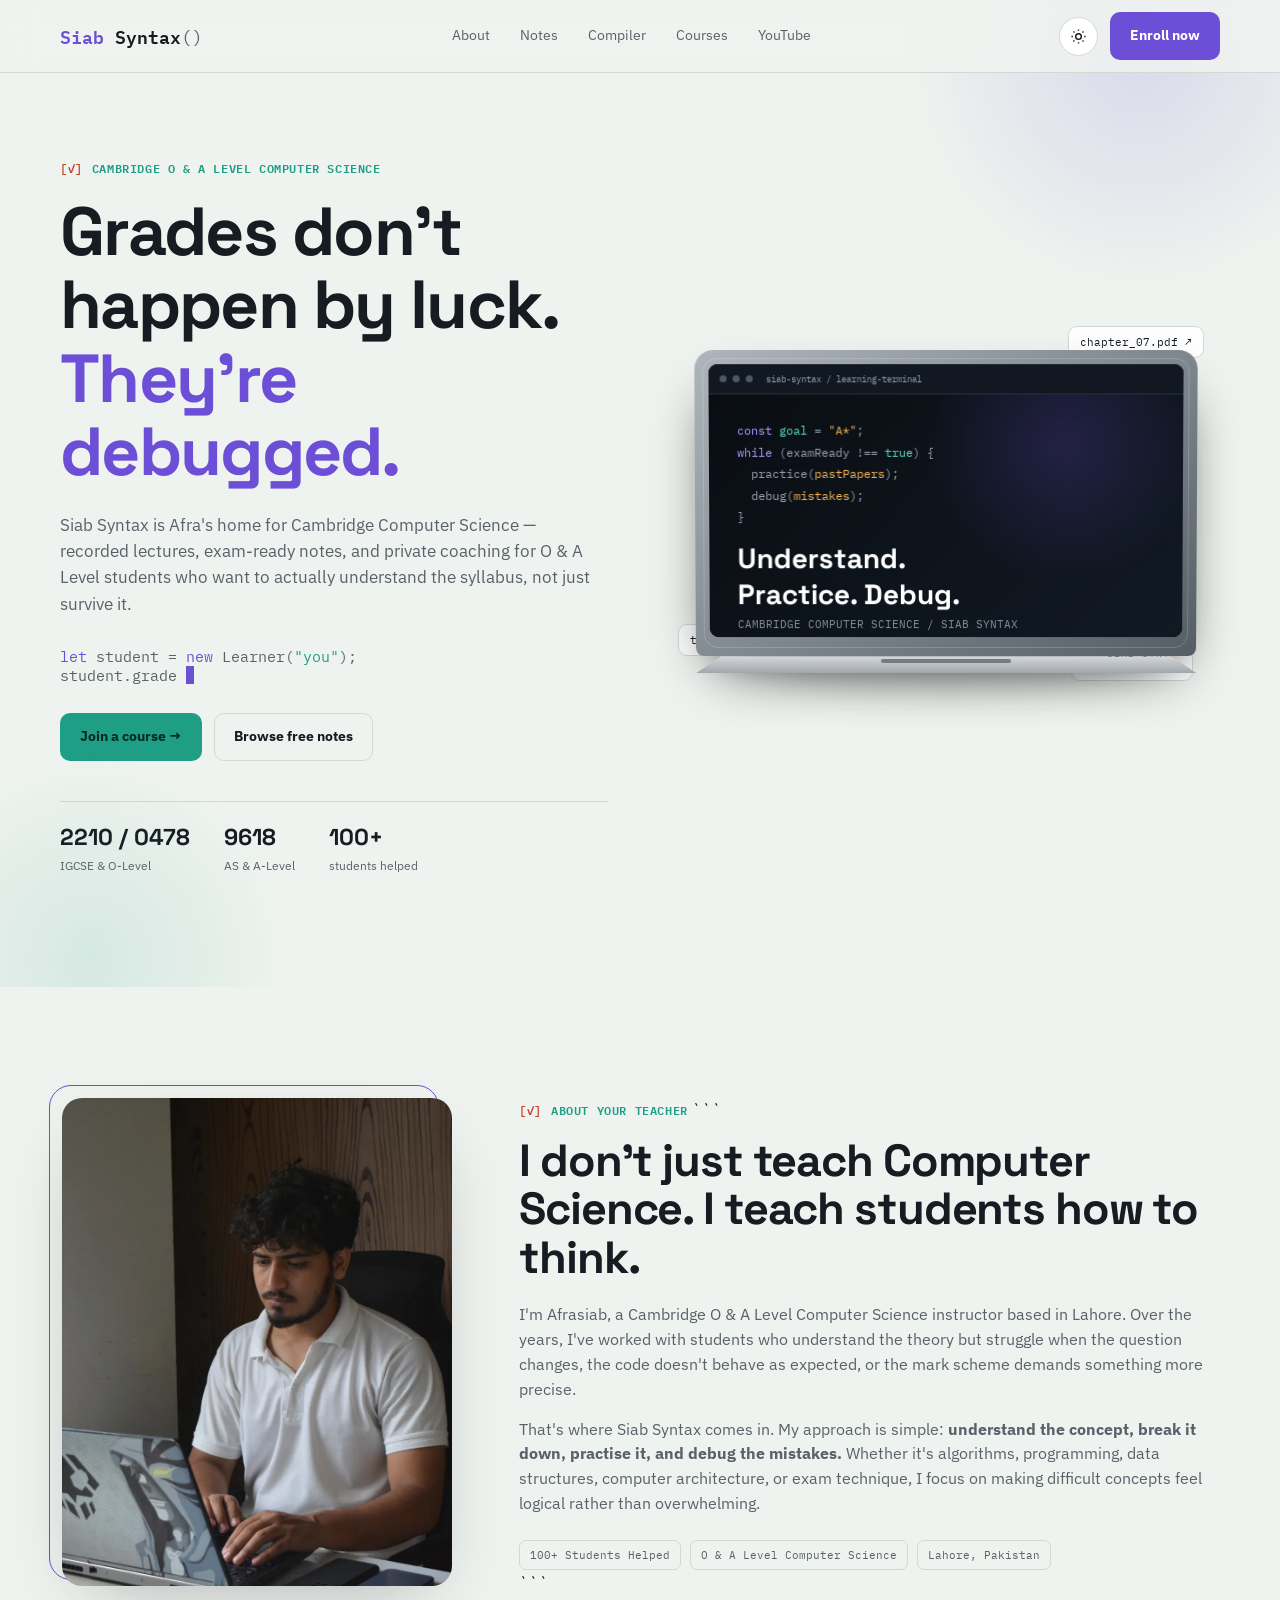
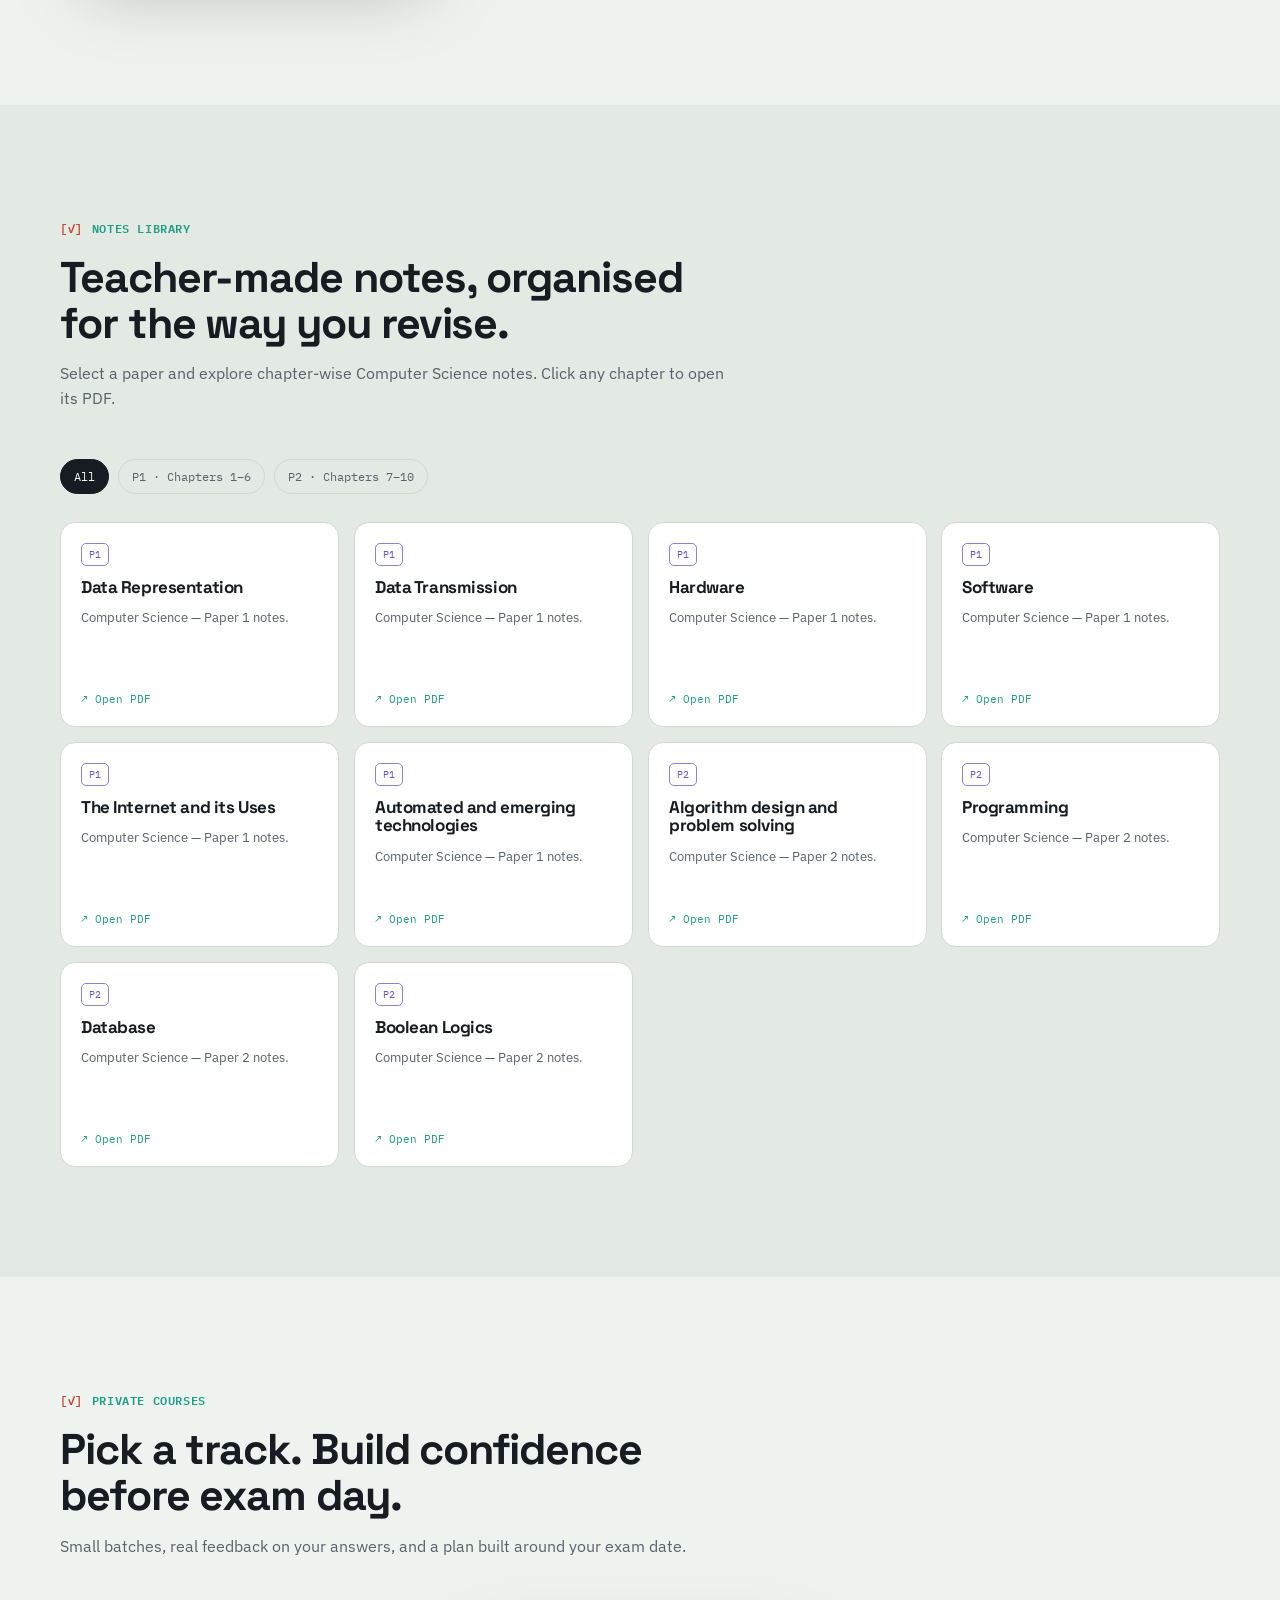
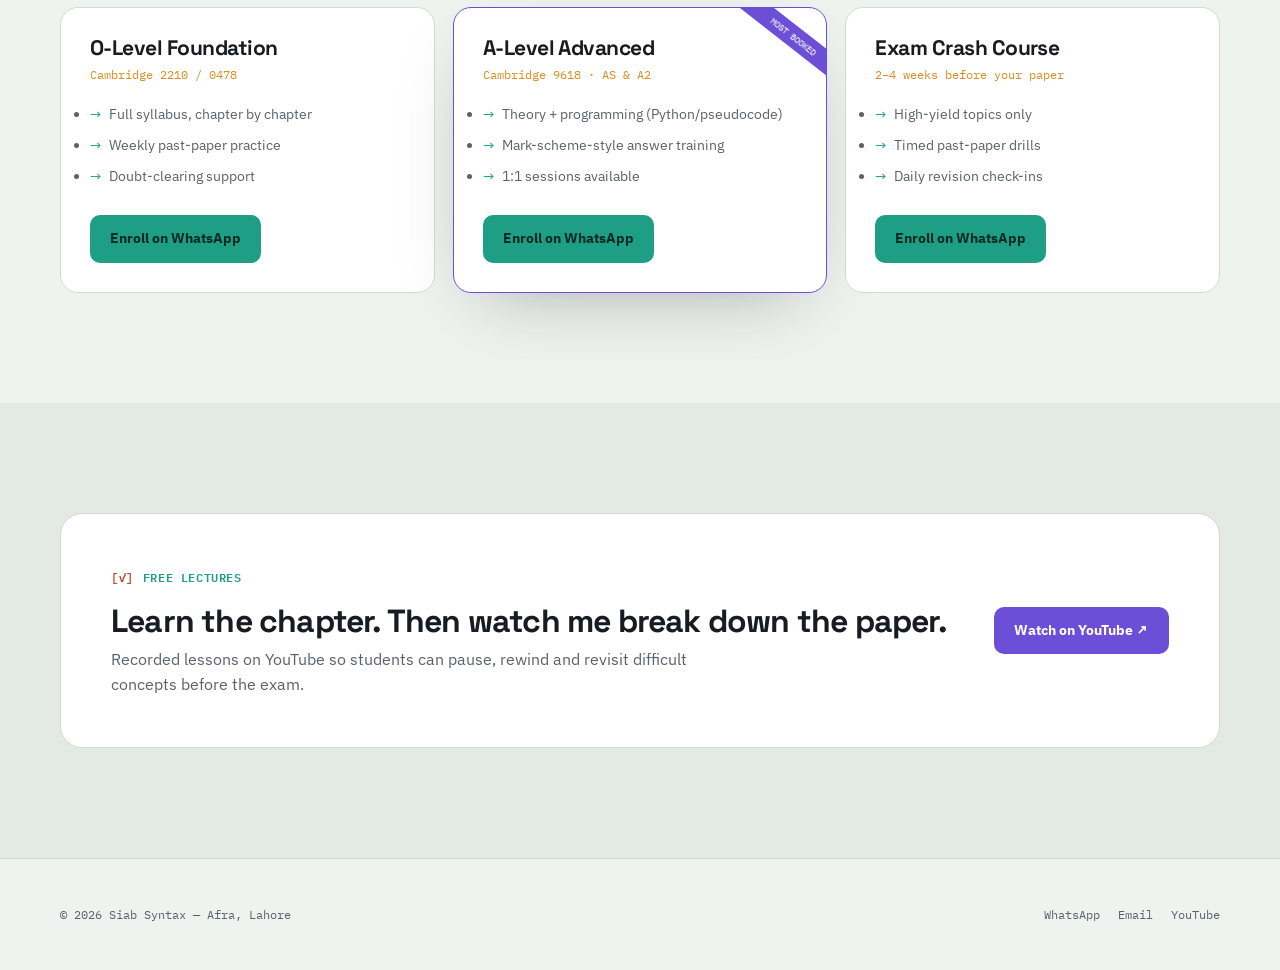
<file: index.html>
<!DOCTYPE html>
<html lang="en">
<head>
<meta charset="UTF-8">
<meta name="viewport" content="width=device-width, initial-scale=1.0">
<title>Siab Syntax — Cambridge Computer Science with Afra</title>
<meta name="description" content="Siab Syntax — Cambridge O & A Level Computer Science tuition, notes and video lectures by Afra.">
<link rel="preconnect" href="https://fonts.googleapis.com">
<link rel="preconnect" href="https://fonts.gstatic.com" crossorigin>
<link href="https://fonts.googleapis.com/css2?family=Space+Grotesk:wght@500;600;700&family=IBM+Plex+Sans:wght@400;500;600;700&family=IBM+Plex+Mono:wght@400;500;600&display=swap" rel="stylesheet">
<style>
:root{
  --bg:#eff3ef;--bg2:#e3e9e3;--surface:#fff;--ink:#171b22;--muted:#59616a;
  --line:#d1d9d2;--violet:#6c4fd6;--violet2:#8b73ee;--teal:#1f9e86;
  --amber:#d98c22;--red:#c6432e;--shadow:0 25px 70px -30px rgba(23,27,34,.35);
  --display:"Space Grotesk",sans-serif;--body:"IBM Plex Sans",sans-serif;--mono:"IBM Plex Mono",monospace;
}
[data-theme="dark"]{
  --bg:#0d1218;--bg2:#151c24;--surface:#1a222c;--ink:#eaf0f1;--muted:#9aa6af;
  --line:#2b3540;--violet:#9c86ff;--violet2:#b4a4ff;--teal:#4fd9be;
  --amber:#f0ae4e;--red:#e2624a;--shadow:0 30px 80px -30px rgba(0,0,0,.7);
}
*{box-sizing:border-box;margin:0;padding:0}
html{scroll-behavior:smooth}
body{background:var(--bg);color:var(--ink);font-family:var(--body);line-height:1.55;overflow-x:hidden;transition:background .35s,color .35s}
a{color:inherit;text-decoration:none} button{font:inherit}
.wrap{width:min(1160px,calc(100% - 48px));margin:auto}
section{padding:110px 0;position:relative}
h1,h2,h3{font-family:var(--display);letter-spacing:-.025em;line-height:1.08}
.eyebrow{font:600 12px var(--mono);letter-spacing:.05em;text-transform:uppercase;color:var(--teal);display:inline-flex;gap:9px;align-items:center;margin-bottom:17px}
.eyebrow:before{content:"[✓]";color:var(--red)}
.mono{font-family:var(--mono)}
.highlight{color:var(--violet)}
.btn{display:inline-flex;align-items:center;justify-content:center;gap:9px;padding:12px 19px;border-radius:10px;border:1px solid transparent;font-weight:700;font-size:14px;cursor:pointer;transition:.2s ease;position:relative;overflow:hidden}
.btn:hover{transform:translateY(-3px);box-shadow:0 14px 30px -18px currentColor}
.btn-primary{background:var(--violet);color:#fff}.btn-ghost{border-color:var(--line);background:transparent}.btn-wa{background:var(--teal);color:#052a22}
header{position:fixed;z-index:100;top:0;left:0;right:0;border-bottom:1px solid var(--line);background:color-mix(in srgb,var(--bg) 82%,transparent);backdrop-filter:blur(16px)}
nav{height:72px;display:flex;align-items:center;justify-content:space-between}
.logo{font:600 18px var(--mono)}.logo span{color:var(--violet)}.logo:after{content:"()";color:var(--muted);font-weight:400}
.nav-links{display:flex;gap:30px;align-items:center}.nav-links a{font-size:14px;color:var(--muted);transition:.2s}.nav-links a:hover{color:var(--ink)}
.nav-actions{display:flex;align-items:center;gap:12px}.theme-btn{width:39px;height:39px;border-radius:50%;border:1px solid var(--line);background:var(--surface);color:var(--ink);cursor:pointer;display:grid;place-items:center}
.theme-btn svg{width:17px}.moon{display:none}[data-theme=dark] .sun{display:none}[data-theme=dark] .moon{display:block}
.hamburger{display:none;border:0;background:none;cursor:pointer}.hamburger span{display:block;width:23px;height:2px;background:var(--ink);margin:5px}
.hero{min-height:100vh;padding-top:155px;display:grid;align-items:center;overflow:hidden}
.hero:before,.hero:after{content:"";position:absolute;border-radius:50%;filter:blur(2px);pointer-events:none}
.hero:before{width:480px;height:480px;background:radial-gradient(circle,color-mix(in srgb,var(--violet) 15%,transparent),transparent 68%);top:-180px;right:-100px}
.hero:after{width:420px;height:420px;background:radial-gradient(circle,color-mix(in srgb,var(--teal) 12%,transparent),transparent 68%);bottom:-180px;left:-120px}
.hero-grid{display:grid;grid-template-columns:1fr 1fr;gap:65px;align-items:center}
.hero h1{font-size:clamp(42px,5.4vw,68px);max-width:700px;margin-bottom:23px}
.lead{max-width:610px;color:var(--muted);font-size:17px;margin-bottom:30px}
.code-line{font:15px var(--mono);min-height:28px;color:var(--muted);margin-bottom:28px}.code-line .kw{color:var(--violet)}.code-line .str{color:var(--teal)}.cursor{display:inline-block;width:8px;height:18px;background:var(--violet);vertical-align:-3px;animation:blink 1s steps(1) infinite}@keyframes blink{50%{opacity:0}}
.hero-ctas{display:flex;gap:12px;flex-wrap:wrap}.stats{display:flex;gap:34px;border-top:1px solid var(--line);padding-top:20px;margin-top:40px}.stat b{display:block;font:700 23px var(--display)}.stat span{font-size:12px;color:var(--muted)}
/* laptop */
.laptop-wrap{height:470px;display:grid;place-items:center;perspective:1500px;position:relative}
.laptop-shadow{position:absolute;width:330px;height:35px;bottom:65px;border-radius:50%;background:rgba(0,0,0,.18);filter:blur(18px);transition:transform .2s}
.laptop{width:min(500px,92%);position:relative;transform-style:preserve-3d;transition:transform .12s ease-out}
.screen-shell{height:305px;background:linear-gradient(145deg,#aeb5bc,#555d65);border-radius:19px 19px 8px 8px;padding:14px 14px 19px;box-shadow:0 30px 55px -25px #000;transform-origin:bottom center;transform:rotateX(-2deg);position:relative}
.screen-shell:before{content:"";position:absolute;inset:8px;border:1px solid rgba(255,255,255,.18);border-radius:14px;pointer-events:none}
.screen{height:100%;border-radius:9px;background:#0a0e13;overflow:hidden;position:relative;color:#eaf0f1;font-family:var(--mono);box-shadow:inset 0 0 40px rgba(0,0,0,.55)}
.screen-top{height:30px;background:#111821;border-bottom:1px solid #26313d;display:flex;align-items:center;gap:6px;padding:0 11px;font-size:9px;color:#8e9aa4}.dot{width:7px;height:7px;border-radius:50%;background:#4b5966}
.screen-content{padding:25px 28px;position:relative;height:calc(100% - 30px);background:radial-gradient(circle at 75% 20%,rgba(108,79,214,.22),transparent 34%),linear-gradient(135deg,#0a0e13,#111923)}
.screen-code{font-size:12px;line-height:1.8;color:#94a2ae}.c-v{color:#a996ff}.c-t{color:#58d8bd}.c-a{color:#f2b455}
.screen-title{font:700 28px var(--display);color:white;margin:12px 0 5px}.screen-sub{font:11px var(--mono);color:#81909b}
.progress{margin-top:22px;width:70%;height:5px;background:#26303a;border-radius:10px;overflow:hidden}.progress i{display:block;width:72%;height:100%;background:var(--teal);animation:progress 3s ease-in-out infinite alternate}@keyframes progress{to{width:92%}}
.base{height:24px;background:linear-gradient(#d5d8dc,#8b9298);clip-path:polygon(5% 0,95% 0,100% 70%,0 70%);position:relative;box-shadow:0 16px 25px -15px #000}
.base:after{content:"";position:absolute;left:37%;right:37%;top:3px;height:4px;border-radius:4px;background:#737b83}
.laptop-label{position:absolute;bottom:20px;right:12px;font:10px var(--mono);color:#707982;letter-spacing:.1em}
.float-chip{position:absolute;padding:8px 11px;border:1px solid var(--line);background:color-mix(in srgb,var(--surface) 86%,transparent);backdrop-filter:blur(8px);border-radius:9px;box-shadow:var(--shadow);font:11px var(--mono);animation:float 4s ease-in-out infinite}
.chip1{top:45px;right:3%}.chip2{left:1%;bottom:95px;animation-delay:-1.8s}.chip3{right:5%;bottom:70px;animation-delay:-.8s;color:var(--teal)}@keyframes float{50%{transform:translateY(-10px) rotate(1deg)}}
.section-head{max-width:680px;margin-bottom:48px}.section-head h2{font-size:clamp(30px,4vw,43px);margin-bottom:14px}.section-head p{color:var(--muted)}
.about{background:var(--bg)}.about-grid{display:grid;grid-template-columns:.72fr 1.28fr;gap:65px;align-items:center}
.photo-frame{position:relative;max-width:390px;margin:auto}.photo-frame:before{content:"";position:absolute;inset:-13px 13px 13px -13px;border:1px solid var(--violet);border-radius:22px;z-index:0;transition:transform .35s}
.photo-frame:hover:before{transform:translate(-7px,7px)}
.photo-frame img{position:relative;z-index:1;width:100%;aspect-ratio:4/5;object-fit:cover;object-position:center;border-radius:20px;box-shadow:var(--shadow)}
.about-copy h2{font-size:clamp(30px,4vw,45px);margin-bottom:20px}.about-copy p{color:var(--muted);margin-bottom:15px}
.credentials{display:flex;gap:9px;flex-wrap:wrap;margin-top:24px}.credentials span{font:11px var(--mono);border:1px solid var(--line);padding:7px 10px;border-radius:7px;color:var(--muted)}
.notes{background:var(--bg2)}
.filters{display:flex;gap:9px;flex-wrap:wrap;margin-bottom:28px}.filter{font:12px var(--mono);border:1px solid var(--line);background:transparent;color:var(--muted);padding:9px 13px;border-radius:99px;cursor:pointer}.filter.active{background:var(--ink);color:var(--bg);border-color:var(--ink)}
.notes-grid{display:grid;grid-template-columns:repeat(4,1fr);gap:15px}
.note-card{background:var(--surface);border:1px solid var(--line);border-radius:15px;padding:20px;min-height:205px;display:flex;flex-direction:column;gap:12px;transition:.22s}
/* =========================================
   NOTES POP-UP ANIMATION
========================================= */

@keyframes notePopup {

  0% {
    opacity: 0;
    transform:
      translateY(35px)
      scale(0.88);
  }

  60% {
    opacity: 1;
    transform:
      translateY(-5px)
      scale(1.03);
  }

  100% {
    opacity: 1;
    transform:
      translateY(0)
      scale(1);
  }

}


/* Cards animate every time they are rendered */
.note-pop {
  opacity: 0;

  animation:
    notePopup
    0.55s
    cubic-bezier(.2,.8,.2,1)
    forwards;
}


/* Existing hover effect */
.note-pop:hover {
  transform: translateY(-7px) scale(1.015);
  box-shadow: var(--shadow);
}


/* Slightly stronger visual hierarchy */
.note-card {
  position: relative;
  overflow: hidden;
}


/* Animated shine when card appears */
.note-card::after {
  content: "";

  position: absolute;

  top: 0;
  left: -120%;

  width: 60%;
  height: 100%;

  background: linear-gradient(
    90deg,
    transparent,
    rgba(255,255,255,.18),
    transparent
  );

  transform: skewX(-20deg);

  animation: noteShine 0.8s ease forwards;
}


@keyframes noteShine {

  0% {
    left: -120%;
  }

  100% {
    left: 150%;
  }

}


/* Respect accessibility settings */
@media (prefers-reduced-motion: reduce) {

  .note-pop {
    animation: none;
    opacity: 1;
  }

  .note-card::after {
    animation: none;
  }

}
.note-card:hover{transform:translateY(-6px);box-shadow:var(--shadow);border-color:color-mix(in srgb,var(--violet) 55%,var(--line))}
.badge{width:max-content;font:10px var(--mono);color:var(--violet);border:1px solid color-mix(in srgb,var(--violet) 65%,var(--line));border-radius:5px;padding:4px 7px}.note-card h3{font-size:17px}.note-card p{font-size:12.5px;color:var(--muted);flex:1}.open-pdf{font:11px var(--mono);color:var(--teal)}
.empty-note{opacity:.7}
.courses-grid{display:grid;grid-template-columns:repeat(3,1fr);gap:18px}.course{border:1px solid var(--line);background:var(--surface);border-radius:18px;padding:29px;position:relative;overflow:hidden}.course.featured{border-color:var(--violet);box-shadow:var(--shadow)}.course.featured:before{content:"MOST BOOKED";position:absolute;right:-37px;top:18px;transform:rotate(38deg);background:var(--violet);color:#fff;font:9px var(--mono);padding:5px 42px}.course h3{font-size:21px;margin-bottom:8px}.course .course-code{font:12px var(--mono);color:var(--amber);margin-bottom:17px}.course ul{margin:0 0 23px}.course li{font-size:13.5px;color:var(--muted);padding:5px 0}.course li:before{content:"→";color:var(--teal);margin-right:8px}
.youtube{background:var(--bg2)}.yt-panel{border:1px solid var(--line);background:var(--surface);border-radius:22px;padding:50px;display:flex;justify-content:space-between;align-items:center;gap:30px}.yt-panel h2{font-size:32px;margin-bottom:9px}.yt-panel p{color:var(--muted);max-width:620px}
footer{border-top:1px solid var(--line);padding:48px 0}.footer{display:flex;justify-content:space-between;align-items:center;gap:20px;flex-wrap:wrap}.footer p,.footer a{font:12px var(--mono);color:var(--muted)}.footer-links{display:flex;gap:18px}
.reveal{opacity:0;transform:translateY(28px);transition:opacity .7s ease,transform .7s ease}.reveal.in{opacity:1;transform:none}
.toast{position:fixed;left:50%;bottom:25px;transform:translate(-50%,20px);background:var(--ink);color:var(--bg);padding:11px 16px;border-radius:9px;font:12px var(--mono);opacity:0;pointer-events:none;transition:.25s;z-index:200}.toast.show{opacity:1;transform:translate(-50%,0)}
@media(max-width:1000px){.notes-grid{grid-template-columns:repeat(3,1fr)}.hero-grid{gap:35px}.laptop-wrap{height:430px}}
@media(max-width:820px){
  .wrap{width:min(100% - 36px,650px)}section{padding:78px 0}
  .nav-links{position:fixed;top:72px;left:0;right:0;background:var(--surface);border-bottom:1px solid var(--line);padding:20px;display:flex;flex-direction:column;align-items:flex-start;gap:18px;transform:translateY(-130%);transition:.3s}.nav-links.open{transform:none}
  .hamburger{display:block}.nav-actions .btn-primary{display:none}
  .hero{padding-top:125px}.hero-grid{grid-template-columns:1fr}.hero h1{font-size:clamp(40px,10vw,58px)}.laptop-wrap{height:420px}
  .about-grid{grid-template-columns:1fr}.photo-frame{max-width:330px}
  .notes-grid{grid-template-columns:repeat(2,1fr)}.courses-grid{grid-template-columns:1fr}.yt-panel{padding:34px;flex-direction:column;align-items:flex-start}
}
@media(max-width:520px){
  .wrap{width:calc(100% - 30px)}.stats{gap:17px}.stat b{font-size:18px}.stat span{font-size:10px}
  .notes-grid{grid-template-columns:1fr}.laptop-wrap{height:355px}.screen-shell{height:230px}.screen-content{padding:16px 18px}.screen-title{font-size:21px}.screen-code{font-size:9px}
  .float-chip{font-size:9px}.chip2{left:-2%}.chip1{right:-2%}
}
@media(prefers-reduced-motion:reduce){*,*:before,*:after{animation-duration:.001ms!important;transition-duration:.001ms!important;scroll-behavior:auto!important}}
</style>
</head>
<body>
<header>
<nav class="wrap">
  <a href="#top" class="logo"><span>Siab</span>&nbsp;Syntax</a>
  <div class="nav-links" id="navLinks">
    <a href="#about">About</a><a href="#notes">Notes</a><a href="compiler/index.html">Compiler</a><a href="#courses">Courses</a><a href="#youtube">YouTube</a>
  </div>
  <div class="nav-actions">
    <button class="theme-btn" id="themeBtn" aria-label="Toggle dark mode">
      <svg class="sun" viewBox="0 0 24 24" fill="none" stroke="currentColor" stroke-width="2"><circle cx="12" cy="12" r="4"/><path d="M12 2v2M12 20v2M4.9 4.9l1.4 1.4M17.7 17.7l1.4 1.4M2 12h2M20 12h2M4.9 19.1l1.4-1.4M17.7 6.3l1.4-1.4"/></svg>
      <svg class="moon" viewBox="0 0 24 24" fill="none" stroke="currentColor" stroke-width="2"><path d="M21 12.8A9 9 0 1111.2 3a7 7 0 009.8 9.8z"/></svg>
    </button>
    <a href="#courses" class="btn btn-primary">Enroll now</a>
    <button class="hamburger" id="hamburger" aria-label="Open menu"><span></span><span></span><span></span></button>
  </div>
</nav>
</header>

<main id="top">
<section class="hero">
<div class="wrap hero-grid">
  <div class="reveal">
    <span class="eyebrow">Cambridge O & A Level Computer Science</span>
    <h1>Grades don't happen by luck. <span class="highlight">They're debugged.</span></h1>
    <p class="lead">Siab Syntax is Afra's home for Cambridge Computer Science — recorded lectures, exam-ready notes, and private coaching for O & A Level students who want to actually understand the syllabus, not just survive it.</p>
    <div class="code-line"><span class="kw">let</span> student = <span class="kw">new</span> Learner(<span class="str">"you"</span>);<br>student.<span id="typedTarget"></span><span class="cursor"></span></div>
    <div class="hero-ctas">
      <a href="#courses" class="btn btn-wa">Join a course →</a>
      <a href="#notes" class="btn btn-ghost">Browse free notes</a>
    </div>
    <div class="stats">
      <div class="stat"><b>2210 / 0478</b><span>IGCSE & O-Level</span></div>
      <div class="stat"><b>9618</b><span>AS & A-Level</span></div>
      <div class="stat"><b>100+</b><span>students helped</span></div>
    </div>
  </div>

  <div class="laptop-wrap" id="laptopStage">
    <div class="float-chip chip1">chapter_07.pdf ↗</div>
    <div class="float-chip chip2">trace_table = ✓</div>
    <div class="float-chip chip3">A* mindset.exe</div>
    <div class="laptop-shadow" id="laptopShadow"></div>
    <div class="laptop" id="laptop">
      <div class="screen-shell">
        <div class="screen">
          <div class="screen-top"><span class="dot"></span><span class="dot"></span><span class="dot"></span><span style="margin-left:7px">siab-syntax / learning-terminal</span></div>
          <div class="screen-content">
            <div class="screen-code"><span class="c-v">const</span> <span class="c-t">goal</span> = <span class="c-a">"A*"</span>;<br><span class="c-v">while</span> (examReady !== <span class="c-t">true</span>) {<br>&nbsp;&nbsp;practice(<span class="c-a">pastPapers</span>);<br>&nbsp;&nbsp;debug(<span class="c-a">mistakes</span>);<br>}</div>
            <div class="screen-title">Understand.<br>Practice. Debug.</div>
            <div class="screen-sub">CAMBRIDGE COMPUTER SCIENCE / SIAB SYNTAX</div>
            <div class="progress"><i></i></div>
          </div>
        </div>
      </div>
      <div class="base"><span class="laptop-label">SIAB SYNTAX</span></div>
    </div>
  </div>
</div>
</section>

<section id="about" class="about">
<div class="wrap about-grid">
  <div class="photo-frame reveal">
    <img src="assets/afra.jpg" alt="Afra — Computer Science instructor">
  </div>

  <div class="about-copy reveal">
    <span class="eyebrow">About your teacher</span>

```
<h2>I don't just teach Computer Science. I teach students how to think.</h2>

<p>
  I'm Afrasiab, a Cambridge O & A Level Computer Science instructor based in Lahore.
  Over the years, I've worked with students who understand the theory but struggle
  when the question changes, the code doesn't behave as expected, or the mark scheme
  demands something more precise.
</p>

<p>
  That's where Siab Syntax comes in. My approach is simple:
  <strong>understand the concept, break it down, practise it, and debug the mistakes.</strong>
  Whether it's algorithms, programming, data structures, computer architecture,
  or exam technique, I focus on making difficult concepts feel logical rather than overwhelming.
</p>

<div class="credentials">
  <span>100+ Students Helped</span>
  <span>O & A Level Computer Science</span>
  <span>Lahore, Pakistan</span>
</div>
```

  </div>
</div>
</section>


<section id="notes" class="notes">
  <div class="wrap">

    <div class="section-head reveal">
      <span class="eyebrow">Notes library</span>
      <h2>Teacher-made notes, organised for the way you revise.</h2>
      <p>
        Select a paper and explore chapter-wise Computer Science notes.
        Click any chapter to open its PDF.
      </p>
    </div>

    <div class="filters reveal" id="filters">
      <button class="filter active" data-filter="all">
        All
      </button>

      <button class="filter" data-filter="P1">
        P1 · Chapters 1–6
      </button>

      <button class="filter" data-filter="P2">
        P2 · Chapters 7–10
      </button>
    </div>

    <div class="notes-grid" id="notesGrid"></div>

  </div>
</section>

<section id="courses">
<div class="wrap">
  <div class="section-head reveal">
    <span class="eyebrow">Private courses</span>
    <h2>Pick a track. Build confidence before exam day.</h2>
    <p>Small batches, real feedback on your answers, and a plan built around your exam date.</p>
  </div>
  <div class="courses-grid">
    <article class="course reveal"><h3>O-Level Foundation</h3><div class="course-code">Cambridge 2210 / 0478</div><ul><li>Full syllabus, chapter by chapter</li><li>Weekly past-paper practice</li><li>Doubt-clearing support</li></ul><a class="btn btn-wa" target="_blank" rel="noopener" href="https://wa.me/923134548692?text=Hi%20Afra%2C%20I%27d%20like%20to%20join%20the%20O-Level%20Foundation%20course">Enroll on WhatsApp</a></article>
    <article class="course featured reveal"><h3>A-Level Advanced</h3><div class="course-code">Cambridge 9618 · AS & A2</div><ul><li>Theory + programming (Python/pseudocode)</li><li>Mark-scheme-style answer training</li><li>1:1 sessions available</li></ul><a class="btn btn-wa" target="_blank" rel="noopener" href="https://wa.me/923134548692?text=Hi%20Afra%2C%20I%27d%20like%20to%20join%20the%20A-Level%20Advanced%20course">Enroll on WhatsApp</a></article>
    <article class="course reveal"><h3>Exam Crash Course</h3><div class="course-code">2–4 weeks before your paper</div><ul><li>High-yield topics only</li><li>Timed past-paper drills</li><li>Daily revision check-ins</li></ul><a class="btn btn-wa" target="_blank" rel="noopener" href="https://wa.me/923134548692?text=Hi%20Afra%2C%20I%27d%20like%20to%20join%20the%20Exam%20Crash%20Course">Enroll on WhatsApp</a></article>
  </div>
</div>
</section>

<section id="youtube" class="youtube">
<div class="wrap">
  <div class="yt-panel reveal">
    <div><span class="eyebrow">Free lectures</span><h2>Learn the chapter. Then watch me break down the paper.</h2><p>Recorded lessons on YouTube so students can pause, rewind and revisit difficult concepts before the exam.</p></div>
    <a class="btn btn-primary" target="_blank" rel="noopener" href="https://youtube.com/@SiabSyntax">Watch on YouTube ↗</a>
  </div>
</div>
</section>
</main>

<footer>
<div class="wrap footer">
  <p>© <span id="year"></span> Siab Syntax — Afra, Lahore</p>
  <div class="footer-links"><a target="_blank" rel="noopener" href="https://wa.me/923134548692">WhatsApp</a><a href="afrasiyabkhan2022@gmail.com">Email</a><a target="_blank" rel="noopener" href="https://youtube.com/@SiabSyntax">YouTube</a></div>
</div>
</footer>
<div class="toast" id="toast"></div>

<script>
document.getElementById("year").textContent=new Date().getFullYear();

const root=document.documentElement,themeBtn=document.getElementById("themeBtn");
const systemDark=matchMedia("(prefers-color-scheme: dark)").matches;
if(systemDark)root.dataset.theme="dark";
themeBtn.onclick=()=>root.dataset.theme=root.dataset.theme==="dark"?"light":"dark";

const hamburger=document.getElementById("hamburger"),navLinks=document.getElementById("navLinks");
hamburger.onclick=()=>navLinks.classList.toggle("open");
navLinks.querySelectorAll("a").forEach(a=>a.onclick=()=>navLinks.classList.remove("open"));

const phrases=['grade = "A*"','understands("recursion")','passes(examDate)','studies("Siab Syntax")'];
let pi=0,ci=0,del=false;const typed=document.getElementById("typedTarget");
function typeLoop(){
  const s=phrases[pi];typed.textContent=s.slice(0,ci);
  if(!del&&ci<s.length){ci++;setTimeout(typeLoop,48)}
  else if(!del){del=true;setTimeout(typeLoop,1300)}
  else if(ci>0){ci--;setTimeout(typeLoop,25)}
  else{del=false;pi=(pi+1)%phrases.length;setTimeout(typeLoop,240)}
} typeLoop();

/* Cursor-controlled 3D laptop tilt — no framework required. */
const stage=document.getElementById("laptopStage"),laptop=document.getElementById("laptop"),shadow=document.getElementById("laptopShadow");
if(matchMedia("(pointer:fine)").matches){
  stage.addEventListener("pointermove",e=>{
    const r=stage.getBoundingClientRect(),x=(e.clientX-r.left)/r.width-.5,y=(e.clientY-r.top)/r.height-.5;
    laptop.style.transform=`rotateY(${x*16}deg) rotateX(${-y*12}deg) translateY(${-y*5}px)`;
    shadow.style.transform=`translateX(${x*18}px) scaleX(${1-Math.abs(x)*.12})`;
  });
  stage.addEventListener("pointerleave",()=>{laptop.style.transform="";shadow.style.transform=""});
}

/* Reveal animations. */
const observer=new IntersectionObserver(entries=>{
  entries.forEach(e=>{if(e.isIntersecting){e.target.classList.add("in");observer.unobserve(e.target)}})
},{threshold:.12});
document.querySelectorAll(".reveal").forEach(el=>observer.observe(el));

/*
  NOTES:
  Put PDFs in:
    notes/P1/chapter-01.pdf ... chapter-10.pdf
    notes/P2/chapter-01.pdf ... chapter-10.pdf
  If your filenames differ, edit only the "file" value below.
*/
const NOTES = [
  // =========================
  // P1 — CHAPTERS 1 TO 6
  // =========================
  {
    paper: "P1",
    chapter: 1,
    title: "Data Representation",
    desc: "Computer Science — Paper 1 notes.",
    file: "notes/P1/chapter-01.pdf"
  },

  {
    paper: "P1",
    chapter: 2,
    title: "Data Transmission",
    desc: "Computer Science — Paper 1 notes.",
    file: "notes/P1/chapter-02.pdf"
  },

  {
    paper: "P1",
    chapter: 3,
    title: "Hardware",
    desc: "Computer Science — Paper 1 notes.",
    file: "notes/P1/chapter-03.pdf"
  },

  {
    paper: "P1",
    chapter: 4,
    title: "Software",
    desc: "Computer Science — Paper 1 notes.",
    file: "notes/P1/chapter-04.pdf"
  },

  {
    paper: "P1",
    chapter: 5,
    title: "The Internet and its Uses",
    desc: "Computer Science — Paper 1 notes.",
    file: "notes/P1/chapter-05.pdf"
  },

  {
    paper: "P1",
    chapter: 6,
    title: "Automated and emerging technologies",
    desc: "Computer Science — Paper 1 notes.",
    file: "notes/P1/chapter-06.pdf"
  },


  // =========================
  // P2 — CHAPTERS 7 TO 10
  // =========================
  {
    paper: "P2",
    chapter: 7,
    title: "Algorithm design and problem solving",
    desc: "Computer Science — Paper 2 notes.",
    file: "notes/P2/Chapter-07.pdf"
  },

  {
    paper: "P2",
    chapter: 8,
    title: "Programming",
    desc: "Computer Science — Paper 2 notes.",
    file: "notes/P2/Chapter-08.pdf"
  },

  {
    paper: "P2",
    chapter: 9,
    title: "Database",
    desc: "Computer Science — Paper 2 notes.",
    file: "notes/P2/Chapter-09.pdf"
  },

  {
    paper: "P2",
    chapter: 10,
    title: "Boolean Logics",
    desc: "Computer Science — Paper 2 notes.",
    file: "notes/P2/Chapter-10.pdf"
  }
];
const grid = document.getElementById("notesGrid");

function renderNotes(filter = "all") {

  // Clear existing cards
  grid.innerHTML = "";

  const filteredNotes = NOTES.filter(
    note => filter === "all" || note.paper === filter
  );

  filteredNotes.forEach((note, index) => {

    const card = document.createElement("a");

    card.className = "note-card note-pop";
    card.href = note.file;
    card.target = "_blank";
    card.rel = "noopener";

    card.innerHTML = `
      <span class="badge">${note.paper}</span>

      <h3>${note.title}</h3>

      <p>${note.desc}</p>

      <span class="open-pdf">
        ↗ Open PDF
      </span>
    `;

    // Staggered popup
    card.style.animationDelay = `${index * 80}ms`;

    grid.appendChild(card);
  });
}


// Initial render
renderNotes("all");


// Filter buttons
document.querySelectorAll(".filter").forEach(button => {

  button.addEventListener("click", () => {

    // Remove active state
    document
      .querySelectorAll(".filter")
      .forEach(btn => btn.classList.remove("active"));

    // Activate clicked button
    button.classList.add("active");

    // Render selected notes
    renderNotes(button.dataset.filter);

  });

});
function showToast(t){toast.textContent=t;toast.classList.add("show");setTimeout(()=>toast.classList.remove("show"),1800)}
renderNotes();
</script>
</body>
</html>
</file>
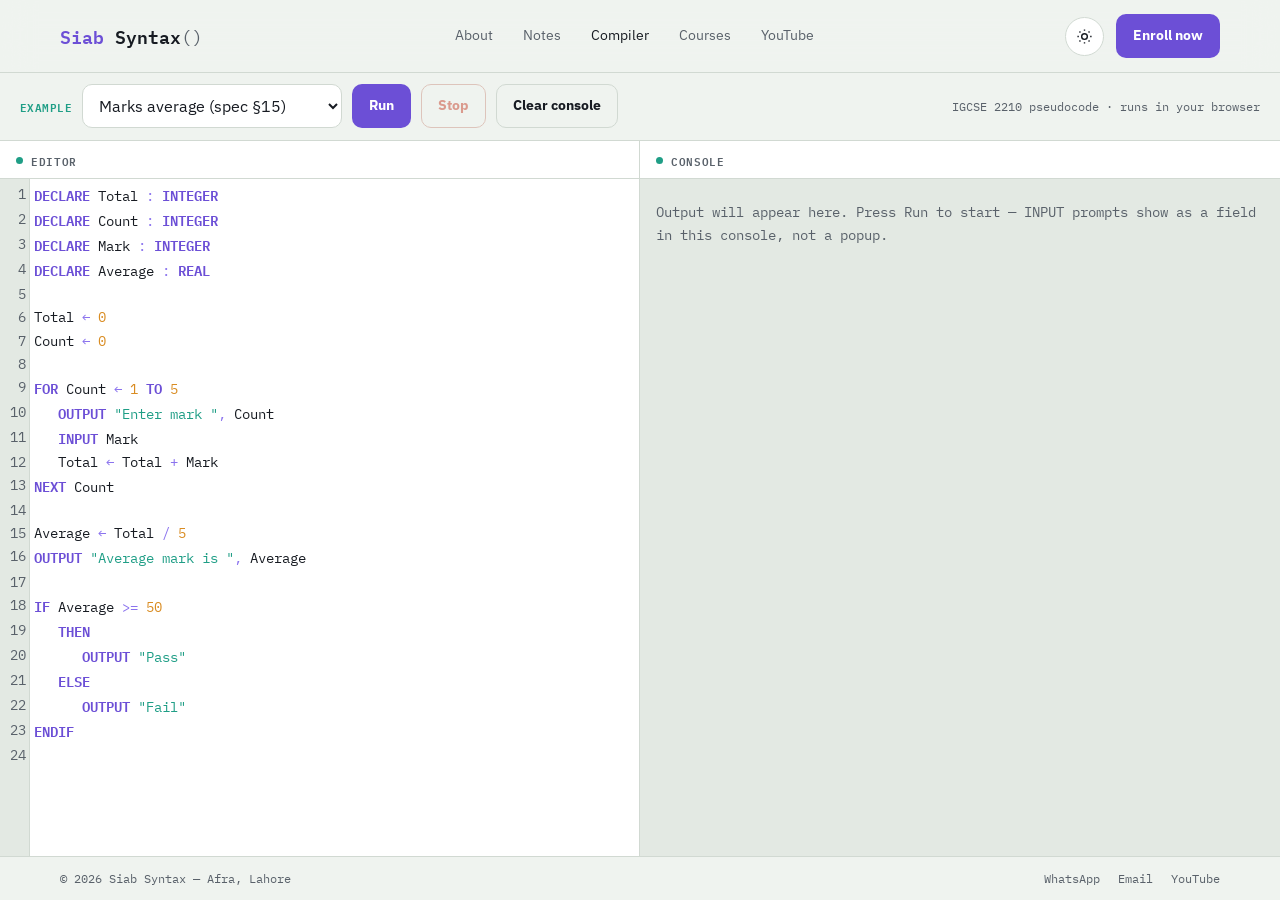
<file: compiler/index.html>
<!DOCTYPE html>
<html lang="en">
<head>
<meta charset="UTF-8">
<meta name="viewport" content="width=device-width, initial-scale=1.0">
<title>Compiler — Siab Syntax</title>
<meta name="description" content="Run Cambridge IGCSE 2210 pseudocode in the browser — lexer, parser and interpreter by Siab Syntax.">
<link rel="preconnect" href="https://fonts.googleapis.com">
<link rel="preconnect" href="https://fonts.gstatic.com" crossorigin>
<link href="https://fonts.googleapis.com/css2?family=Space+Grotesk:wght@500;600;700&family=IBM+Plex+Sans:wght@400;500;600;700&family=IBM+Plex+Mono:wght@400;500;600&display=swap" rel="stylesheet">
<link rel="stylesheet" href="vendor/codemirror.min.css">
<link rel="stylesheet" href="compiler.css">
</head>
<body>
<header>
<nav class="wrap">
  <a href="../index.html" class="logo"><span>Siab</span>&nbsp;Syntax</a>
  <div class="nav-links" id="navLinks">
    <a href="../index.html#about">About</a>
    <a href="../index.html#notes">Notes</a>
    <a href="index.html" class="active" id="compilerNav">Compiler</a>
    <a href="../index.html#courses">Courses</a>
    <a href="../index.html#youtube">YouTube</a>
  </div>
  <div class="nav-actions">
    <button type="button" class="theme-btn" id="themeBtn" aria-label="Toggle dark mode">
      <svg class="sun" viewBox="0 0 24 24" fill="none" stroke="currentColor" stroke-width="2"><circle cx="12" cy="12" r="4"/><path d="M12 2v2M12 20v2M4.9 4.9l1.4 1.4M17.7 17.7l1.4 1.4M2 12h2M20 12h2M4.9 19.1l1.4-1.4M17.7 6.3l1.4-1.4"/></svg>
      <svg class="moon" viewBox="0 0 24 24" fill="none" stroke="currentColor" stroke-width="2"><path d="M21 12.8A9 9 0 1111.2 3a7 7 0 009.8 9.8z"/></svg>
    </button>
    <a href="../index.html#courses" class="btn btn-primary">Enroll now</a>
    <button type="button" class="hamburger" id="hamburger" aria-label="Open menu"><span></span><span></span><span></span></button>
  </div>
</nav>
</header>

<main class="workspace">
  <div class="toolbar">
    <label class="toolbar-label" for="exampleSelect">Example</label>
    <select id="exampleSelect" aria-label="Load an example program"></select>
    <button type="button" class="btn btn-primary" id="runBtn">Run</button>
    <button type="button" class="btn btn-stop" id="stopBtn" disabled>Stop</button>
    <button type="button" class="btn btn-ghost" id="clearBtn">Clear console</button>
    <span class="toolbar-spacer"></span>
    <span class="toolbar-hint">IGCSE 2210 pseudocode · runs in your browser</span>
  </div>
  <div class="split">
    <section class="pane pane-editor" aria-label="Pseudocode editor">
      <div class="pane-label">Editor</div>
      <div id="editor">
        <textarea id="codeInput" class="plain-textarea" spellcheck="false" autocapitalize="off" autocomplete="off" aria-label="Pseudocode editor"></textarea>
      </div>
    </section>
    <section class="pane pane-console" aria-label="Program output">
      <div class="pane-label">Console</div>
      <div id="console" class="console" role="log" aria-live="polite"></div>
    </section>
  </div>
</main>

<footer>
<div class="wrap footer">
  <p>© <span id="year"></span> Siab Syntax — Afra, Lahore</p>
  <div class="footer-links">
    <a target="_blank" rel="noopener" href="https://wa.me/923134548692">WhatsApp</a>
    <a href="mailto:afrasiyabkhan2022@gmail.com">Email</a>
    <a target="_blank" rel="noopener" href="https://youtube.com/@SiabSyntax">YouTube</a>
  </div>
</div>
</footer>

<script src="vendor/codemirror.min.js"></script>
<script type="module" src="app.js"></script>
</body>
</html>
</file>
<file: compiler/compiler.css>
:root{
  --bg:#eff3ef;--bg2:#e3e9e3;--surface:#fff;--ink:#171b22;--muted:#59616a;
  --line:#d1d9d2;--violet:#6c4fd6;--violet2:#8b73ee;--teal:#1f9e86;
  --amber:#d98c22;--red:#c6432e;--shadow:0 25px 70px -30px rgba(23,27,34,.35);
  --display:"Space Grotesk",sans-serif;--body:"IBM Plex Sans",sans-serif;--mono:"IBM Plex Mono",monospace;
}
[data-theme="dark"]{
  --bg:#0d1218;--bg2:#151c24;--surface:#1a222c;--ink:#eaf0f1;--muted:#9aa6af;
  --line:#2b3540;--violet:#9c86ff;--violet2:#b4a4ff;--teal:#4fd9be;
  --amber:#f0ae4e;--red:#e2624a;--shadow:0 30px 80px -30px rgba(0,0,0,.7);
}
*{box-sizing:border-box;margin:0;padding:0}
html,body{height:100%;min-height:100%}
body{
  background:var(--bg);color:var(--ink);font-family:var(--body);line-height:1.55;
  overflow:hidden;transition:background .35s,color .35s;
  display:flex;flex-direction:column;
}
a{color:inherit;text-decoration:none}
button,select,input,textarea{font:inherit}
.wrap{width:min(1160px,calc(100% - 48px));margin:auto}
h1,h2,h3{font-family:var(--display);letter-spacing:-.025em;line-height:1.08}
.mono{font-family:var(--mono)}
.btn{
  display:inline-flex;align-items:center;justify-content:center;gap:9px;
  padding:10px 16px;border-radius:10px;border:1px solid transparent;
  font-weight:700;font-size:14px;cursor:pointer;transition:.2s ease;
}
.btn:hover{transform:translateY(-2px);box-shadow:0 14px 30px -18px currentColor}
.btn:disabled{opacity:.5;cursor:not-allowed;transform:none;box-shadow:none}
.btn-primary{background:var(--violet);color:#fff}
.btn-ghost{border-color:var(--line);background:transparent;color:var(--ink)}
.btn-stop{border-color:color-mix(in srgb,var(--red) 45%,var(--line));color:var(--red);background:transparent}

header{
  position:fixed;z-index:100;top:0;left:0;right:0;
  border-bottom:1px solid var(--line);
  background:color-mix(in srgb,var(--bg) 82%,transparent);
  backdrop-filter:blur(16px);flex-shrink:0;
}
nav{height:72px;display:flex;align-items:center;justify-content:space-between}
.logo{font:600 18px var(--mono)}
.logo span{color:var(--violet)}
.logo:after{content:"()";color:var(--muted);font-weight:400}
.nav-links{display:flex;gap:30px;align-items:center}
.nav-links a{font-size:14px;color:var(--muted);transition:.2s}
.nav-links a:hover,.nav-links a.active{color:var(--ink)}
.nav-actions{display:flex;align-items:center;gap:12px}
.theme-btn{
  width:39px;height:39px;border-radius:50%;border:1px solid var(--line);
  background:var(--surface);color:var(--ink);cursor:pointer;display:grid;place-items:center;
}
.theme-btn svg{width:17px}
.moon{display:none}
[data-theme=dark] .sun{display:none}
[data-theme=dark] .moon{display:block}
.hamburger{display:none;border:0;background:none;cursor:pointer}
.hamburger span{display:block;width:23px;height:2px;background:var(--ink);margin:5px}

.workspace{
  flex:1;display:flex;flex-direction:column;min-height:0;
  padding-top:72px;position:relative;z-index:1;
}
.toolbar{
  display:flex;align-items:center;gap:10px;flex-wrap:wrap;
  padding:12px 20px;border-bottom:1px solid var(--line);
  background:var(--bg);flex-shrink:0;
}
.toolbar-label{
  font:600 11px var(--mono);letter-spacing:.04em;text-transform:uppercase;color:var(--teal);
}
.toolbar select{
  background:var(--surface);color:var(--ink);border:1px solid var(--line);
  border-radius:10px;padding:10px 12px;min-width:min(260px,100%);
  cursor:pointer;
}
.toolbar-spacer{flex:1}
.toolbar-hint{font:12px var(--mono);color:var(--muted)}

.split{
  flex:1;display:grid;grid-template-columns:1fr 1fr;min-height:0;
}
.pane{
  display:flex;flex-direction:column;min-height:0;min-width:0;
  background:var(--surface);
}
.pane-editor{border-right:1px solid var(--line)}
.pane-label{
  font:600 11px var(--mono);letter-spacing:.06em;text-transform:uppercase;
  color:var(--muted);padding:10px 16px 8px;border-bottom:1px solid var(--line);
  display:flex;align-items:center;gap:8px;flex-shrink:0;
}
.pane-label:before{content:"";width:7px;height:7px;border-radius:50%;background:var(--teal)}
#editor{flex:1;min-height:240px;overflow:hidden;position:relative;z-index:1}
#editor .CodeMirror{
  height:100%;font-family:var(--mono);font-size:14px;line-height:1.65;
  background:transparent;color:var(--ink);
}
#editor .CodeMirror-gutters{background:var(--bg2);border-right:1px solid var(--line);color:var(--muted)}
#editor .CodeMirror-linenumber{color:var(--muted)}
#editor .CodeMirror-cursor{border-left-color:var(--violet)}
#editor .CodeMirror-focused .CodeMirror-selected,
#editor .CodeMirror-line::selection{background:color-mix(in srgb,var(--violet) 22%,transparent)}
#editor .cm-keyword{color:var(--violet);font-weight:600}
#editor .cm-atom{color:var(--teal)}
#editor .cm-string{color:var(--teal)}
#editor .cm-number{color:var(--amber)}
#editor .cm-comment{color:var(--muted);font-style:italic}
#editor .cm-operator{color:var(--violet2)}
#editor .cm-variable{color:var(--ink)}
.plain-textarea{
  display:block;width:100%;height:100%;min-height:240px;border:0;resize:none;padding:12px 14px;
  background:transparent;color:var(--ink);font:14px/1.65 var(--mono);outline:none;
}

.cm-hints{
  position:absolute;z-index:200;margin:0;padding:6px;list-style:none;
  min-width:160px;max-height:240px;overflow:auto;
  background:var(--surface);color:var(--ink);
  border:1px solid color-mix(in srgb,var(--teal) 40%,var(--line));
  border-radius:10px;box-shadow:var(--shadow);
  font:13px/1.4 var(--mono);
}
.cm-hint{
  padding:7px 10px;border-radius:7px;cursor:pointer;color:var(--ink);
}
.cm-hint-active{
  background:var(--violet);color:#fff;
}

.console{
  flex:1;min-height:0;overflow:auto;padding:14px 16px 24px;
  font:13.5px/1.7 var(--mono);background:var(--bg2);
}
.console-empty{color:var(--muted);padding:8px 0}
.console-line{white-space:pre-wrap;word-break:break-word;margin:0 0 4px}
.console-out{color:var(--ink)}
.console-err{color:var(--red)}
.console-ok{color:var(--teal)}
.console-info{color:var(--muted)}
.console-input-row{
  display:flex;align-items:center;gap:10px;flex-wrap:wrap;margin:8px 0 12px;
}
.console-input-row label{color:var(--teal);white-space:nowrap}
.console-input-row input{
  flex:1;min-width:140px;background:var(--surface);color:var(--ink);
  border:1px solid var(--violet);border-radius:8px;padding:8px 10px;
  font:16px var(--mono);outline:none;
}
.console-input-row input:disabled{opacity:.7;border-color:var(--line)}
.console-input-row input:focus{box-shadow:0 0 0 3px color-mix(in srgb,var(--violet) 25%,transparent)}
.console-input-row .btn{padding:8px 12px;font-size:13px}

footer{border-top:1px solid var(--line);padding:14px 0;flex-shrink:0;background:var(--bg)}
.footer{display:flex;justify-content:space-between;align-items:center;gap:20px;flex-wrap:wrap}
.footer p,.footer a{font:12px var(--mono);color:var(--muted)}
.footer-links{display:flex;gap:18px}

@media(max-width:820px){
  body{overflow:auto;height:auto;min-height:100%}
  .wrap{width:min(100% - 36px,650px)}
  .nav-links{
    position:fixed;top:72px;left:0;right:0;background:var(--surface);
    border-bottom:1px solid var(--line);padding:20px;
    display:flex;flex-direction:column;align-items:flex-start;gap:18px;
    transform:translateY(-130%);transition:.3s;z-index:99;
    pointer-events:none;
  }
  .nav-links.open{transform:none;pointer-events:auto}
  .hamburger{display:block}
  .nav-actions .btn-primary{display:none}
  .split{
    grid-template-columns:1fr;
    grid-template-rows:minmax(280px,50vh) minmax(220px,40vh);
  }
  .pane-editor{border-right:0;border-bottom:1px solid var(--line)}
  .toolbar{padding:10px 16px;position:sticky;top:72px;z-index:2}
  .toolbar-hint{display:none}
  #editor,.plain-editor,.plain-textarea{min-height:260px}
}
@media(max-width:520px){
  .wrap{width:calc(100% - 30px)}
  .toolbar{gap:8px}
  .btn{padding:9px 12px;font-size:13px}
  .split{grid-template-rows:minmax(240px,50vh) minmax(200px,1fr)}
}
@media(prefers-reduced-motion:reduce){
  *,*:before,*:after{animation-duration:.001ms!important;transition-duration:.001ms!important}
}
</file>
<file: compiler/vendor/codemirror.min.css>
.CodeMirror{font-family:monospace;height:300px;color:#000;direction:ltr}.CodeMirror-lines{padding:4px 0}.CodeMirror pre.CodeMirror-line,.CodeMirror pre.CodeMirror-line-like{padding:0 4px}.CodeMirror-gutter-filler,.CodeMirror-scrollbar-filler{background-color:#fff}.CodeMirror-gutters{border-right:1px solid #ddd;background-color:#f7f7f7;white-space:nowrap}.CodeMirror-linenumber{padding:0 3px 0 5px;min-width:20px;text-align:right;color:#999;white-space:nowrap}.CodeMirror-guttermarker{color:#000}.CodeMirror-guttermarker-subtle{color:#999}.CodeMirror-cursor{border-left:1px solid #000;border-right:none;width:0}.CodeMirror div.CodeMirror-secondarycursor{border-left:1px solid silver}.cm-fat-cursor .CodeMirror-cursor{width:auto;border:0!important;background:#7e7}.cm-fat-cursor div.CodeMirror-cursors{z-index:1}.cm-fat-cursor .CodeMirror-line::selection,.cm-fat-cursor .CodeMirror-line>span::selection,.cm-fat-cursor .CodeMirror-line>span>span::selection{background:0 0}.cm-fat-cursor .CodeMirror-line::-moz-selection,.cm-fat-cursor .CodeMirror-line>span::-moz-selection,.cm-fat-cursor .CodeMirror-line>span>span::-moz-selection{background:0 0}.cm-fat-cursor{caret-color:transparent}@-moz-keyframes blink{50%{background-color:transparent}}@-webkit-keyframes blink{50%{background-color:transparent}}@keyframes blink{50%{background-color:transparent}}.cm-tab{display:inline-block;text-decoration:inherit}.CodeMirror-rulers{position:absolute;left:0;right:0;top:-50px;bottom:0;overflow:hidden}.CodeMirror-ruler{border-left:1px solid #ccc;top:0;bottom:0;position:absolute}.cm-s-default .cm-header{color:#00f}.cm-s-default .cm-quote{color:#090}.cm-negative{color:#d44}.cm-positive{color:#292}.cm-header,.cm-strong{font-weight:700}.cm-em{font-style:italic}.cm-link{text-decoration:underline}.cm-strikethrough{text-decoration:line-through}.cm-s-default .cm-keyword{color:#708}.cm-s-default .cm-atom{color:#219}.cm-s-default .cm-number{color:#164}.cm-s-default .cm-def{color:#00f}.cm-s-default .cm-variable-2{color:#05a}.cm-s-default .cm-type,.cm-s-default .cm-variable-3{color:#085}.cm-s-default .cm-comment{color:#a50}.cm-s-default .cm-string{color:#a11}.cm-s-default .cm-string-2{color:#f50}.cm-s-default .cm-meta{color:#555}.cm-s-default .cm-qualifier{color:#555}.cm-s-default .cm-builtin{color:#30a}.cm-s-default .cm-bracket{color:#997}.cm-s-default .cm-tag{color:#170}.cm-s-default .cm-attribute{color:#00c}.cm-s-default .cm-hr{color:#999}.cm-s-default .cm-link{color:#00c}.cm-s-default .cm-error{color:red}.cm-invalidchar{color:red}.CodeMirror-composing{border-bottom:2px solid}div.CodeMirror span.CodeMirror-matchingbracket{color:#0b0}div.CodeMirror span.CodeMirror-nonmatchingbracket{color:#a22}.CodeMirror-matchingtag{background:rgba(255,150,0,.3)}.CodeMirror-activeline-background{background:#e8f2ff}.CodeMirror{position:relative;overflow:hidden;background:#fff}.CodeMirror-scroll{overflow:scroll!important;margin-bottom:-50px;margin-right:-50px;padding-bottom:50px;height:100%;outline:0;position:relative;z-index:0}.CodeMirror-sizer{position:relative;border-right:50px solid transparent}.CodeMirror-gutter-filler,.CodeMirror-hscrollbar,.CodeMirror-scrollbar-filler,.CodeMirror-vscrollbar{position:absolute;z-index:6;display:none;outline:0}.CodeMirror-vscrollbar{right:0;top:0;overflow-x:hidden;overflow-y:scroll}.CodeMirror-hscrollbar{bottom:0;left:0;overflow-y:hidden;overflow-x:scroll}.CodeMirror-scrollbar-filler{right:0;bottom:0}.CodeMirror-gutter-filler{left:0;bottom:0}.CodeMirror-gutters{position:absolute;left:0;top:0;min-height:100%;z-index:3}.CodeMirror-gutter{white-space:normal;height:100%;display:inline-block;vertical-align:top;margin-bottom:-50px}.CodeMirror-gutter-wrapper{position:absolute;z-index:4;background:0 0!important;border:none!important}.CodeMirror-gutter-background{position:absolute;top:0;bottom:0;z-index:4}.CodeMirror-gutter-elt{position:absolute;cursor:default;z-index:4}.CodeMirror-gutter-wrapper ::selection{background-color:transparent}.CodeMirror-gutter-wrapper ::-moz-selection{background-color:transparent}.CodeMirror-lines{cursor:text;min-height:1px}.CodeMirror pre.CodeMirror-line,.CodeMirror pre.CodeMirror-line-like{-moz-border-radius:0;-webkit-border-radius:0;border-radius:0;border-width:0;background:0 0;font-family:inherit;font-size:inherit;margin:0;white-space:pre;word-wrap:normal;line-height:inherit;color:inherit;z-index:2;position:relative;overflow:visible;-webkit-tap-highlight-color:transparent;-webkit-font-variant-ligatures:contextual;font-variant-ligatures:contextual}.CodeMirror-wrap pre.CodeMirror-line,.CodeMirror-wrap pre.CodeMirror-line-like{word-wrap:break-word;white-space:pre-wrap;word-break:normal}.CodeMirror-linebackground{position:absolute;left:0;right:0;top:0;bottom:0;z-index:0}.CodeMirror-linewidget{position:relative;z-index:2;padding:.1px}.CodeMirror-rtl pre{direction:rtl}.CodeMirror-code{outline:0}.CodeMirror-gutter,.CodeMirror-gutters,.CodeMirror-linenumber,.CodeMirror-scroll,.CodeMirror-sizer{-moz-box-sizing:content-box;box-sizing:content-box}.CodeMirror-measure{position:absolute;width:100%;height:0;overflow:hidden;visibility:hidden}.CodeMirror-cursor{position:absolute;pointer-events:none}.CodeMirror-measure pre{position:static}div.CodeMirror-cursors{visibility:hidden;position:relative;z-index:3}div.CodeMirror-dragcursors{visibility:visible}.CodeMirror-focused div.CodeMirror-cursors{visibility:visible}.CodeMirror-selected{background:#d9d9d9}.CodeMirror-focused .CodeMirror-selected{background:#d7d4f0}.CodeMirror-crosshair{cursor:crosshair}.CodeMirror-line::selection,.CodeMirror-line>span::selection,.CodeMirror-line>span>span::selection{background:#d7d4f0}.CodeMirror-line::-moz-selection,.CodeMirror-line>span::-moz-selection,.CodeMirror-line>span>span::-moz-selection{background:#d7d4f0}.cm-searching{background-color:#ffa;background-color:rgba(255,255,0,.4)}.cm-force-border{padding-right:.1px}@media print{.CodeMirror div.CodeMirror-cursors{visibility:hidden}}.cm-tab-wrap-hack:after{content:''}span.CodeMirror-selectedtext{background:0 0}
</file>
